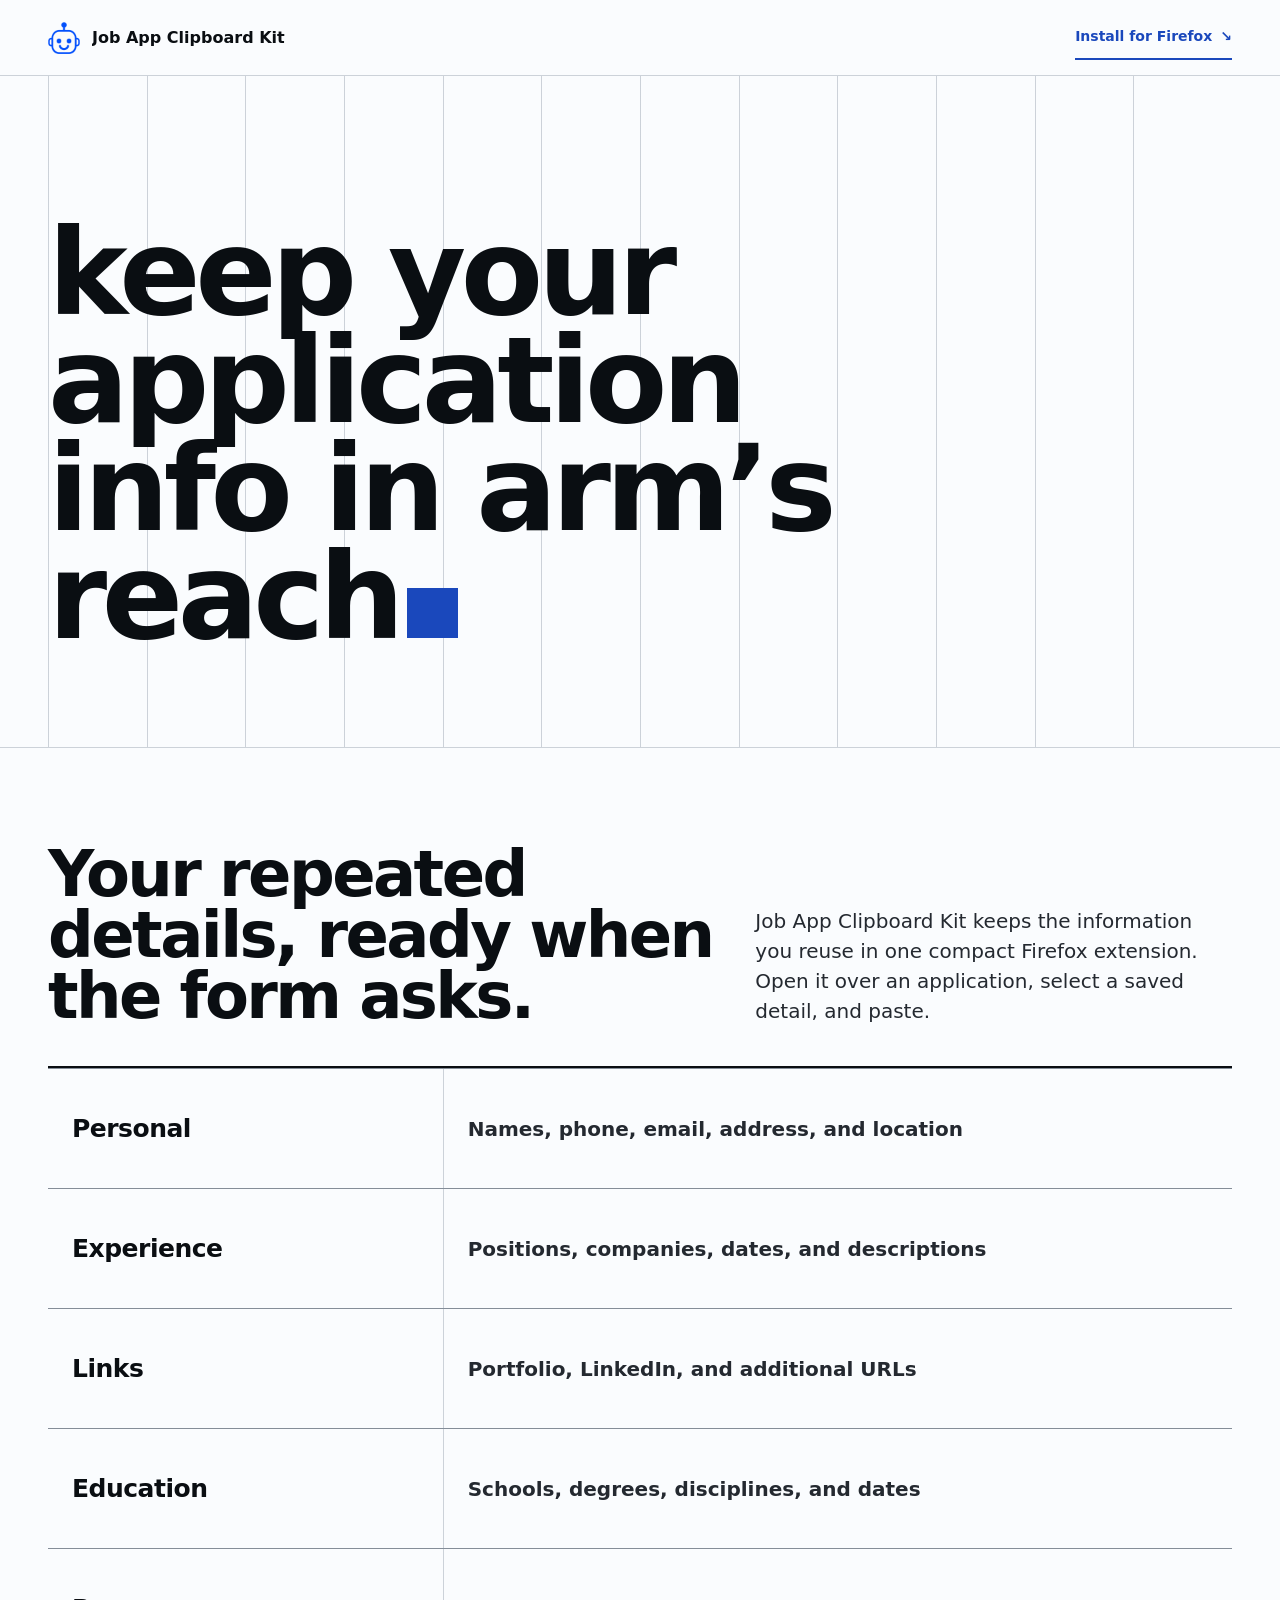
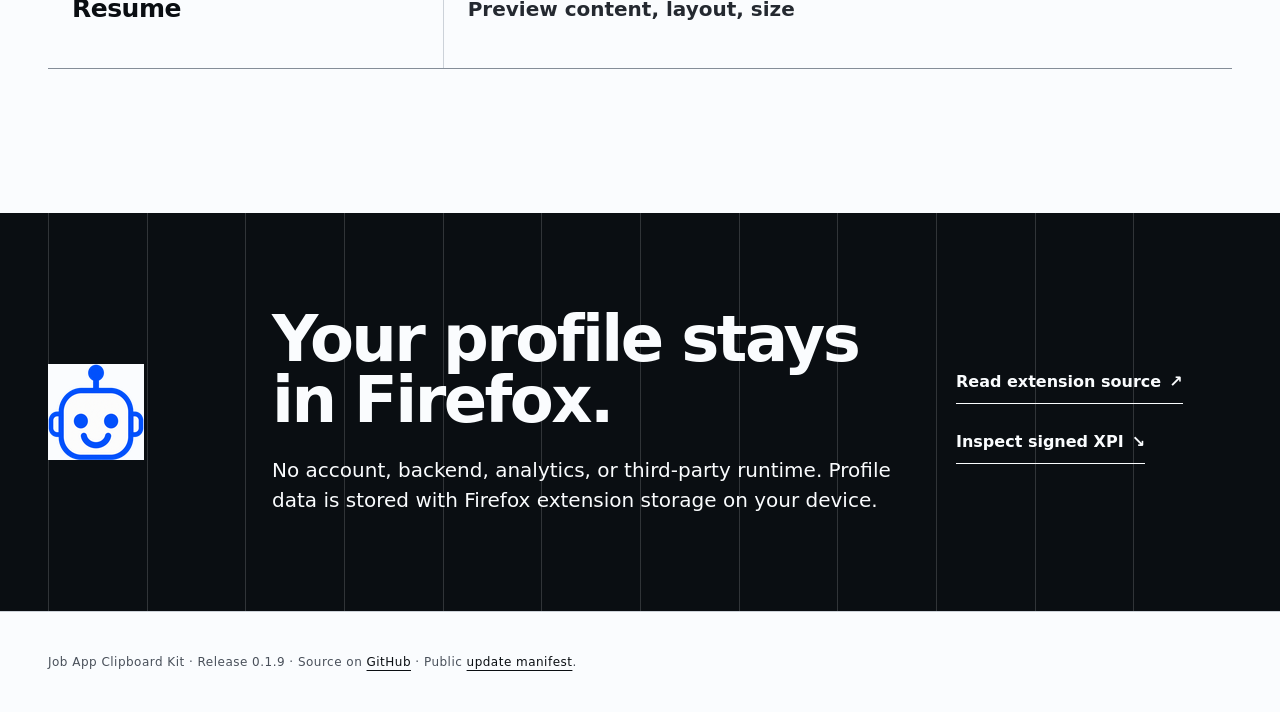
<file: website/index.html>
<!doctype html>
<html lang="en">
  <head>
    <meta charset="utf-8">
    <meta name="viewport" content="width=device-width, initial-scale=1, viewport-fit=cover">
    <meta name="description" content="Job App Clipboard Kit keeps frequently used job application details one click away in Firefox.">
    <title>Job App Clipboard Kit</title>
    <link rel="icon" href="assets/robot.png" type="image/png">
    <link rel="stylesheet" href="styles.css">
  </head>
  <body>
    <header class="nav-edge">
      <a class="wordmark" href="#top" aria-label="Job App Clipboard Kit home">
        <img src="assets/robot.png" width="32" height="32" alt="">
        <span>Job App Clipboard Kit</span>
      </a>
      <a class="nav-install" href="releases/job-app-clipboard-kit-0.1.9.xpi">Install for Firefox <span aria-hidden="true">↘</span></a>
    </header>

    <main id="top">
      <section class="opening" aria-labelledby="page-title">
        <div class="rails" aria-hidden="true"></div>
        <h1 id="page-title">keep your application info in arm’s reach<span class="period" aria-hidden="true"></span></h1>
      </section>

      <section class="product-index" aria-labelledby="product-index-title">
        <header class="index-heading">
          <h2 id="product-index-title">Your repeated details, ready when the form asks.</h2>
          <p>Job App Clipboard Kit keeps the information you reuse in one compact Firefox extension. Open it over an application, select a saved detail, and paste.</p>
        </header>

        <dl class="field-list">
          <div class="field-row">
            <dt>Personal</dt>
            <dd>Names, phone, email, address, and location</dd>
          </div>
          <div class="field-row">
            <dt>Experience</dt>
            <dd>Positions, companies, dates, and descriptions</dd>
          </div>
          <div class="field-row">
            <dt>Links</dt>
            <dd>Portfolio, LinkedIn, and additional URLs</dd>
          </div>
          <div class="field-row">
            <dt>Education</dt>
            <dd>Schools, degrees, disciplines, and dates</dd>
          </div>
          <div class="field-row">
            <dt>Resume</dt>
            <dd>Preview content, layout, size</dd>
          </div>
        </dl>

      </section>

      <section class="trust-plate" id="privacy" aria-labelledby="privacy-title">
        <div class="plate-rails" aria-hidden="true"></div>
        <img src="assets/robot.png" width="96" height="96" alt="Samson, the Job App Clipboard Kit robot">
        <div>
          <h2 id="privacy-title">Your profile stays in Firefox.</h2>
          <p>No account, backend, analytics, or third-party runtime. Profile data is stored with Firefox extension storage on your device.</p>
        </div>
        <div class="trust-links">
          <a href="https://github.com/chuongCode/Job-App-Clipboard-Kit/tree/main/extension">Read extension source <span aria-hidden="true">↗</span></a>
          <a href="releases/job-app-clipboard-kit-0.1.9.xpi">Inspect signed XPI <span aria-hidden="true">↘</span></a>
        </div>
      </section>
    </main>

    <footer class="foot-dense">
      <p>Job App Clipboard Kit · Release 0.1.9 · Source on <a href="https://github.com/chuongCode/Job-App-Clipboard-Kit">GitHub</a> · Public <a href="updates.json">update manifest</a>.</p>
    </footer>
  </body>
</html>
</file>
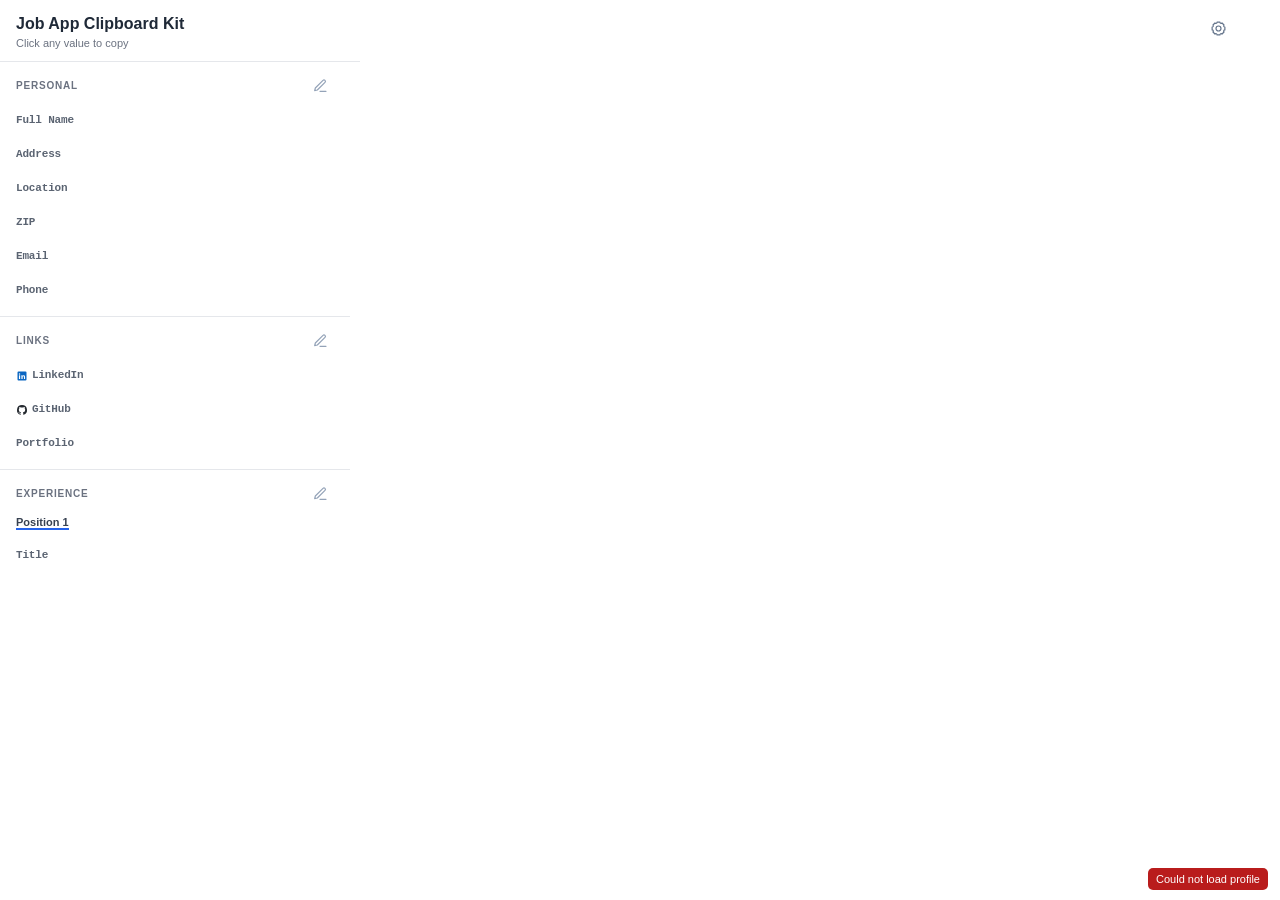
<file: extension/popup.html>
<!doctype html>
<html lang="en">
  <head>
    <meta charset="utf-8">
    <meta name="viewport" content="width=device-width, initial-scale=1">
    <title>Job App Clipboard Kit</title>
    <link rel="stylesheet" href="popup.css">
  </head>
  <body>
    <header class="app-header">
      <div>
        <h1>Job App Clipboard Kit</h1>
        <p id="mode-hint">Click any value to copy</p>
      </div>
      <button id="settings-button" class="settings-button" type="button" title="Open settings" aria-label="Open settings">
        <svg viewBox="0 0 24 24" aria-hidden="true">
          <path d="M12 15.5a3.5 3.5 0 1 0 0-7 3.5 3.5 0 0 0 0 7Z"></path>
          <path d="M19.4 15a1.7 1.7 0 0 0 .34 1.88l.06.06-2.83 2.83-.06-.06a1.7 1.7 0 0 0-1.88-.34 1.7 1.7 0 0 0-1.03 1.56V21h-4v-.08a1.7 1.7 0 0 0-1.03-1.56 1.7 1.7 0 0 0-1.88.34l-.06.06-2.83-2.83.06-.06A1.7 1.7 0 0 0 4.6 15 1.7 1.7 0 0 0 3.08 14H3v-4h.08A1.7 1.7 0 0 0 4.6 9a1.7 1.7 0 0 0-.34-1.88l-.06-.06 2.83-2.83.06.06A1.7 1.7 0 0 0 8.97 4.6 1.7 1.7 0 0 0 10 3.08V3h4v.08a1.7 1.7 0 0 0 1.03 1.56 1.7 1.7 0 0 0 1.88-.34l.06-.06 2.83 2.83-.06.06A1.7 1.7 0 0 0 19.4 9 1.7 1.7 0 0 0 20.92 10H21v4h-.08A1.7 1.7 0 0 0 19.4 15Z"></path>
        </svg>
      </button>
    </header>

    <section id="resume-preview-view" class="resume-preview-view" aria-label="Resume preview" hidden>
      <div id="resume-preview-body" class="resume-preview-body">
        <div id="resume-preview-page" class="resume-preview-page">
          <canvas id="resume-preview-canvas" class="resume-preview-canvas" role="img" aria-label="Resume PDF page 1"></canvas>
          <div id="resume-preview-text" class="resume-preview-text" aria-label="Selectable resume text"></div>
        </div>
        <p id="resume-preview-error" class="resume-preview-error" hidden>Could not load the resume preview.</p>
      </div>
    </section>

    <main id="profile" aria-live="polite">
      <div id="profile-sections"></div>
      <section id="resume-section" class="section resume-section" aria-labelledby="resume-title">
        <div class="section-heading resume-heading">
          <h2 id="resume-title" class="section-title">Resume/CV</h2>
          <button id="resume-preview-button" class="secondary-button compact-button" type="button" hidden>Preview</button>
        </div>
        <label id="resume-upload-area" class="resume-upload-area" for="resume-file">
          <span class="resume-upload-icon" aria-hidden="true">
            <svg viewBox="0 0 24 24">
              <path d="M7 3h7l4 4v14H7V3Z"></path>
              <path d="M14 3v5h5M9.5 14.5h5M12 12v5"></path>
            </svg>
          </span>
          <span class="resume-upload-copy">
            <strong id="resume-upload-title">Upload resume PDF</strong>
            <span id="resume-upload-detail">Choose a PDF or drop it here</span>
          </span>
        </label>
        <input id="resume-file" type="file" accept="application/pdf,.pdf" hidden>
      </section>
    </main>

    <div id="status" class="status" role="status" aria-live="polite"></div>
    <dialog id="settings-dialog" class="settings-dialog" aria-labelledby="settings-title">
      <form method="dialog">
        <div class="settings-dialog-heading">
          <h2 id="settings-title">Settings</h2>
          <button class="dialog-close-button" type="submit" value="cancel" aria-label="Close settings">×</button>
        </div>
        <div class="settings-options">
          <label class="settings-option" for="dark-mode-toggle">
            <span class="settings-option-copy">
              <h3>Dark mode</h3>
              <p>Use a darker palette throughout the clipboard panel.</p>
            </span>
            <span class="toggle-switch">
              <input id="dark-mode-toggle" type="checkbox" role="switch">
              <span class="toggle-track" aria-hidden="true"></span>
            </span>
          </label>
          <div class="settings-option">
            <div class="settings-option-copy">
              <h3>Export profile</h3>
              <p>Download the currently saved profile as a JSON backup.</p>
            </div>
            <button id="export-button" class="secondary-button" type="button">Export</button>
          </div>
          <div class="settings-option">
            <div class="settings-option-copy">
              <h3>Import profile</h3>
              <p>Choose a JSON backup to replace the saved profile.</p>
            </div>
            <button id="import-button" class="primary-button" type="button">Import</button>
          </div>
        </div>
        <input id="import-file" type="file" accept="application/json,.json" hidden>
      </form>
    </dialog>
    <script src="popup.js"></script>
  </body>
</html>
</file>
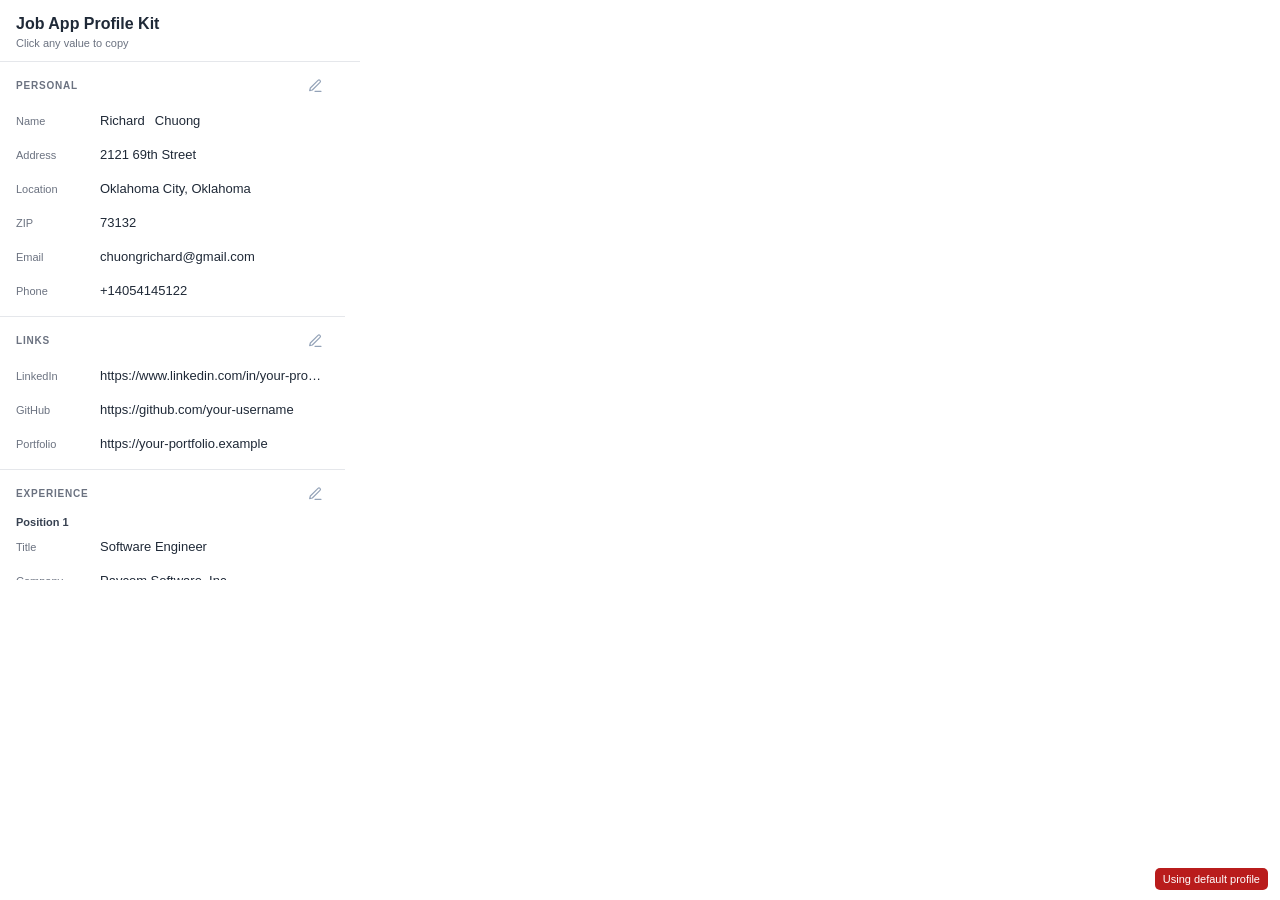
<file: job-app-info/popup.html>
<!doctype html>
<html lang="en">
  <head>
    <meta charset="utf-8">
    <meta name="viewport" content="width=device-width, initial-scale=1">
    <title>Job App Info</title>
    <link rel="stylesheet" href="popup.css">
  </head>
  <body>
    <header class="app-header">
      <div>
        <h1>Job App Profile Kit</h1>
        <p id="mode-hint">Click any value to copy</p>
      </div>
    </header>

    <main id="profile" aria-live="polite"></main>

    <div id="status" class="status" role="status" aria-live="polite"></div>
    <script src="popup.js"></script>
  </body>
</html>
</file>
<file: website/styles.css>
/* Hallmark · genre: editorial · macrostructure: Marquee Hero · theme: Grid · tone: utilitarian · anchor hue: ultramarine · enrichment: field index · nav: N9 · footer: Ft4 */
/* Hallmark · pre-emit critique: P5 H5 E4 S5 R5 V5 · gates 34, 40–58: pass */
@import url("tokens.css");

*, *::before, *::after { box-sizing: border-box; }
html, body { overflow-x: clip; }
html { scroll-behavior: smooth; }
body {
  margin: 0;
  color: var(--color-ink);
  background: var(--color-paper);
  font-family: var(--font-body);
  font-size: var(--text-base);
  line-height: 1.5;
}
::selection { color: var(--color-ink); background: var(--color-selection); }
img { display: block; max-width: 100%; }
a {
  color: inherit;
  font: inherit;
  text-decoration-thickness: var(--rule-hairline);
  text-underline-offset: var(--space-2xs);
  -webkit-tap-highlight-color: transparent;
}
a[aria-disabled="true"] { cursor: not-allowed; opacity: 0.5; pointer-events: none; }
a[aria-busy="true"] { cursor: progress; }
:focus-visible { outline: var(--rule-heavy) solid var(--color-focus); outline-offset: var(--space-2xs); }
h1, h2, p, dl, dd { margin: 0; }
h1, h2 {
  min-width: 0;
  overflow-wrap: anywhere;
  font-family: var(--font-display);
}

.nav-edge, .opening, .product-index, .foot-dense {
  width: min(100%, var(--page-max));
  margin-inline: auto;
  padding-inline: var(--page-gutter);
}
.nav-edge {
  display: flex;
  min-height: 4.75rem;
  align-items: center;
  justify-content: space-between;
  gap: var(--space-md);
  border-block-end: var(--rule-hairline) solid var(--color-rule);
}
.wordmark, .nav-install, .trust-links a {
  min-height: var(--touch-target);
  display: inline-flex;
  align-items: center;
  white-space: nowrap;
  text-decoration: none;
}
.wordmark { min-width: 0; gap: var(--space-sm); font-weight: 700; }
.wordmark img { flex: 0 0 auto; }
.wordmark span { overflow: hidden; text-overflow: ellipsis; }
.nav-install {
  gap: var(--space-xs);
  border-block-end: var(--rule-heavy) solid var(--color-accent);
  color: var(--color-accent);
  font-size: var(--text-sm);
  font-weight: 700;
}
main { border-block-end: var(--rule-hairline) solid var(--color-rule); }

.opening {
  position: relative;
  display: grid;
  min-height: 38rem;
  grid-template-columns: repeat(12, minmax(0, 1fr));
  align-items: end;
  padding-block: var(--space-2xl) var(--space-3xl);
  border-block-end: var(--rule-hairline) solid var(--color-rule);
}
.rails, .plate-rails {
  position: absolute;
  inset: 0 var(--page-gutter);
  pointer-events: none;
  background-image: repeating-linear-gradient(
    to right,
    var(--color-rule) 0,
    var(--color-rule) var(--rule-hairline),
    transparent var(--rule-hairline),
    transparent calc(100% / 12)
  );
}
.opening h1 {
  position: relative;
  z-index: 1;
  grid-column: 1 / 11;
  max-width: 11ch;
  font-size: var(--text-display);
  font-weight: 800;
  letter-spacing: -0.045em;
  line-height: 0.9;
  text-transform: lowercase;
}
.period {
  display: inline-block;
  width: 0.42em;
  height: 0.42em;
  margin-inline-start: var(--space-xs);
  background: var(--color-accent);
}

.product-index { padding-block: var(--space-3xl) var(--space-4xl); }
.index-heading {
  display: grid;
  grid-template-columns: minmax(0, 7fr) minmax(0, 5fr);
  gap: var(--space-xl);
  align-items: end;
  padding-block-end: var(--space-xl);
  border-block-end: var(--rule-heavy) solid var(--color-ink);
}
.index-heading h2 {
  max-width: 16ch;
  font-size: clamp(2.4rem, 5vw, 4.75rem);
  font-weight: 800;
  letter-spacing: -0.04em;
  line-height: 0.95;
}
.index-heading p { max-width: 48ch; color: var(--color-ink-2); font-size: var(--text-md); }
.field-list { border-block-end: var(--rule-hairline) solid var(--color-rule-strong); }
.field-row {
  display: grid;
  grid-template-columns: minmax(0, 4fr) minmax(0, 8fr);
  min-height: 7.5rem;
  border-block-start: var(--rule-hairline) solid var(--color-rule-strong);
}
.field-row > * {
  min-width: 0;
  display: flex;
  align-items: center;
  padding: var(--space-lg);
  overflow-wrap: anywhere;
}
.field-row > * + * { border-inline-start: var(--rule-hairline) solid var(--color-rule); }
.field-row dt { font-size: var(--text-lg); font-weight: 800; letter-spacing: -0.02em; }
.field-row dd { color: var(--color-ink-2); font-size: var(--text-md); font-weight: 600; }
.trust-links a { gap: var(--space-xs); font-weight: 700; }

.trust-plate {
  position: relative;
  display: grid;
  grid-template-columns: minmax(0, 2fr) minmax(0, 7fr) minmax(0, 3fr);
  gap: var(--space-xl);
  align-items: center;
  padding: var(--space-3xl) max(var(--page-gutter), calc((100% - var(--page-max)) / 2 + var(--page-gutter)));
  overflow: clip;
  color: var(--color-paper);
  background: var(--color-ink);
}
.plate-rails {
  inset-inline: max(var(--page-gutter), calc((100% - var(--page-max)) / 2 + var(--page-gutter)));
  background-image: repeating-linear-gradient(
    to right,
    color-mix(in oklab, var(--color-paper) 16%, transparent) 0,
    color-mix(in oklab, var(--color-paper) 16%, transparent) var(--rule-hairline),
    transparent var(--rule-hairline),
    transparent calc(100% / 12)
  );
}
.trust-plate > *:not(.plate-rails) { position: relative; z-index: 1; }
.trust-plate img { width: 6rem; height: 6rem; background: var(--color-paper); }
.trust-plate h2 {
  max-width: 14ch;
  font-size: clamp(2.4rem, 5vw, 4.75rem);
  font-weight: 800;
  letter-spacing: -0.04em;
  line-height: 0.95;
}
.trust-plate p { max-width: 56ch; margin-block-start: var(--space-lg); font-size: var(--text-md); }
.trust-links { display: flex; align-items: flex-start; flex-direction: column; gap: var(--space-md); }
.trust-links a { border-block-end: var(--rule-hairline) solid currentColor; }

.foot-dense {
  padding-block: var(--space-xl);
  color: var(--color-muted);
  font-size: var(--text-xs);
  font-weight: 500;
  letter-spacing: 0.04em;
  line-height: 1.7;
}
.foot-dense p { max-width: none; }
.foot-dense a { color: var(--color-ink); white-space: nowrap; }

@media (hover: hover) and (pointer: fine) {
  .nav-install:hover, .trust-links a:hover, .foot-dense a:hover { color: var(--color-accent); }
}
.wordmark:active, .nav-install:active, .trust-links a:active, .foot-dense a:active {
  transform: translateY(var(--space-3xs));
}

@media (min-width: 40rem) {
  .opening { min-height: 42rem; }
  .foot-dense p { white-space: nowrap; }
}
@media (max-width: 59.99rem) {
  .trust-plate { grid-template-columns: minmax(0, 1fr); }
  .trust-plate img { width: 4.5rem; height: 4.5rem; }
}
@media (max-width: 39.99rem) {
  .nav-edge { min-height: 4.25rem; }
  .wordmark span { display: none; }
  .opening { min-height: auto; padding-block: var(--space-xl) var(--space-2xl); }
  .opening h1 { grid-column: 1 / -1; font-size: clamp(3rem, 16vw, 4.6rem); }
  .product-index { padding-block: var(--space-2xl) var(--space-3xl); }
  .index-heading { grid-template-columns: minmax(0, 1fr); }
  .index-heading h2, .trust-plate h2 { font-size: var(--text-2xl); }
  .index-heading p, .trust-plate p { font-size: var(--text-base); }
  .field-row { grid-template-columns: minmax(0, 1fr); padding-block: var(--space-md); }
  .field-row > * { padding: var(--space-sm) var(--space-md); }
  .field-row > * + * { border-inline-start: 0; }
  .field-row dd { font-size: var(--text-base); }
  .trust-plate { padding-block: var(--space-2xl); }
}
@media (prefers-reduced-motion: reduce) {
  html { scroll-behavior: auto; }
  *, *::before, *::after { animation: none !important; transition-duration: var(--dur-micro) !important; }
}
</file>
<file: extension/popup.css>
:root {
  color-scheme: light;
  --interaction-blue: #1d4ed8;
  --interaction-blue-dark: #1e40af;
  --interaction-blue-soft: #eff6ff;
  --interaction-blue-flash: #dbeafe;
  --experience-divider: #2563eb;
  --education-divider: #dc2626;
  font-family: -apple-system, BlinkMacSystemFont, "Segoe UI", sans-serif;
  color: #1f2937;
  background: #fff;
}

::selection {
  color: var(--interaction-blue-dark);
  background: var(--interaction-blue-flash);
}

* {
  box-sizing: border-box;
}

body {
  width: 360px;
  max-width: 100vw;
  height: 580px;
  max-height: 100vh;
  margin: 0;
  display: flex;
  flex-direction: column;
  background: #fff;
  font-size: 13px;
}

.resume-preview-mode body {
  width: 100vw;
  height: 100vh;
  max-width: none;
  max-height: none;
  background: #111827;
}

.resume-preview-mode { background: #111827; }

.resume-preview-mode .app-header,
.resume-preview-mode #profile,
.resume-preview-mode #status,
.resume-preview-mode #settings-dialog {
  display: none;
}

.resume-preview-view {
  display: grid;
  width: 100%;
  height: 100%;
  overflow: hidden;
  place-items: center;
  background: #111827;
}

.resume-preview-view[hidden] { display: none; }

.resume-preview-body {
  display: contents;
}

.resume-preview-view.has-multiple-pages {
  display: block;
  overflow-x: hidden;
  overflow-y: auto;
  scrollbar-color: #94a3b8 transparent;
  scrollbar-width: thin;
  background: #111827;
}

.resume-preview-view.has-multiple-pages .resume-preview-body {
  display: flex;
  min-height: 100%;
  flex-direction: column;
  align-items: center;
  gap: 14px;
  padding-bottom: 14px;
}

.resume-preview-canvas {
  display: block;
  width: 100%;
  height: 100%;
  background: #fff;
}

.resume-preview-page {
  position: relative;
  overflow: hidden;
  border-radius: 9px;
  background: #fff;
  box-shadow: 0 16px 42px rgb(2 6 23 / 28%);
}

.resume-preview-text {
  position: absolute;
  inset: 0;
  overflow: clip;
  color: transparent;
  line-height: 1;
  text-align: initial;
  text-size-adjust: none;
  transform-origin: 0 0;
}

.resume-preview-text :is(span, br) {
  position: absolute;
  color: transparent;
  cursor: text;
  white-space: pre;
  transform-origin: 0 0;
  user-select: text;
}

.resume-preview-text > :not(.markedContent),
.resume-preview-text .markedContent span:not(.markedContent) {
  --font-height: 0;
  --scale-x: 1;
  --rotate: 0deg;
  --text-scale-factor: calc(var(--total-scale-factor) * var(--min-font-size));
  --min-font-size-inv: calc(1 / var(--min-font-size));
  z-index: 1;
  font-size: calc(var(--text-scale-factor) * var(--font-height));
  transform: rotate(var(--rotate)) scaleX(var(--scale-x)) scale(var(--min-font-size-inv));
}

.resume-preview-text .markedContent { display: contents; }
.resume-preview-text ::selection { color: transparent; background: rgb(37 99 235 / 28%); }
.resume-preview-text .endOfContent {
  position: absolute;
  inset: 100% 0 0;
  display: block;
  cursor: default;
  user-select: none;
}

.resume-preview-error {
  position: absolute;
  inset: 0;
  display: grid;
  margin: 0;
  padding: 24px;
  place-items: center;
  color: #64748b;
  background: #f8fafc;
  font-size: 14px;
  text-align: center;
}

.resume-preview-error[hidden] { display: none; }

button,
input,
textarea {
  font: inherit;
}

.app-header {
  display: flex;
  flex: 0 0 59px;
  align-items: center;
  justify-content: space-between;
  padding: 14px 82px 12px 16px;
  border-bottom: 1px solid #e5e7eb;
}

.app-header h1,
.app-header p {
  user-select: none;
}

.settings-button {
  position: fixed;
  z-index: 2;
  top: 14px;
  right: 48px;
  display: grid;
  width: 28px;
  height: 28px;
  padding: 5px;
  place-items: center;
  border: 0;
  border-radius: 5px;
  color: #64748b;
  background: #fff;
  cursor: pointer;
}

.settings-button svg {
  width: 17px;
  height: 17px;
  fill: none;
  stroke: currentColor;
  stroke-linecap: round;
  stroke-linejoin: round;
  stroke-width: 1.7;
}

.settings-button:hover {
  color: #1f2937;
  background: #f1f5f9;
}

#profile {
  min-height: 0;
  flex: 1;
  overflow-y: auto;
  scrollbar-gutter: stable;
  scrollbar-width: thin;
}

h1 {
  margin: 0;
  font-size: 16px;
  line-height: 1.3;
}

.app-header p {
  margin: 2px 0 0;
  color: #6b7280;
  font-size: 11px;
}

.section-edit-button:focus-visible,
.settings-button:focus-visible,
.dialog-close-button:focus-visible,
.resume-upload-area:focus-within,
.label-copy-target:focus-visible,
.copy-button:focus-visible,
.remove-link-button:focus-visible,
.drag-handle:focus-visible,
.secondary-button:focus-visible,
.primary-button:focus-visible,
.profile-input:focus-visible,
.location-part-input:focus-visible,
.date-year-input:focus-visible,
.date-month-input:focus-visible,
.experience-date-year-input:focus-visible {
  outline: 2px solid #2563eb;
  outline-offset: 1px;
}

.settings-dialog {
  width: calc(100% - 32px);
  max-width: 328px;
  padding: 0;
  border: 1px solid #dbe2ea;
  border-radius: 9px;
  color: #1f2937;
  background: #fff;
  box-shadow: 0 12px 32px rgb(15 23 42 / 24%);
}

.settings-dialog::backdrop {
  background: rgb(15 23 42 / 30%);
}

.settings-dialog form { padding: 16px; }
.settings-dialog-heading { display: flex; align-items: center; justify-content: space-between; gap: 12px; }
.settings-dialog h2 { margin: 0; font-size: 15px; }
.settings-options {
  margin: 12px -16px -16px;
  border-top: 1px solid #e5e7eb;
}

.settings-option {
  display: grid;
  grid-template-columns: minmax(0, 1fr) auto;
  align-items: center;
  gap: 12px;
  padding: 14px 16px;
  border-bottom: 1px solid #e5e7eb;
}

.settings-option:last-child { border-bottom: 0; }
.settings-option h3 { margin: 0; font-size: 13px; }
.settings-option p { margin: 3px 0 0; color: #6b7280; font-size: 11px; line-height: 1.4; }
.settings-option button { min-width: 66px; }
.settings-option[for] { cursor: pointer; }
.toggle-switch { position: relative; display: inline-flex; }
.toggle-switch input { position: absolute; width: 1px; height: 1px; opacity: 0; }
.toggle-track {
  position: relative;
  width: 36px;
  height: 20px;
  border-radius: 999px;
  background: #cbd5e1;
  transition: background-color 150ms ease;
}
.toggle-track::after {
  position: absolute;
  top: 3px;
  left: 3px;
  width: 14px;
  height: 14px;
  border-radius: 50%;
  background: #fff;
  box-shadow: 0 1px 2px rgb(15 23 42 / 25%);
  content: "";
  transition: transform 150ms ease;
}
.toggle-switch input:checked + .toggle-track { background: #2563eb; }
.toggle-switch input:checked + .toggle-track::after { transform: translateX(16px); }
.toggle-switch input:focus-visible + .toggle-track { outline: 2px solid #2563eb; outline-offset: 2px; }
.dialog-close-button {
  display: grid;
  width: 28px;
  height: 28px;
  padding: 0;
  place-items: center;
  border: 0;
  border-radius: 5px;
  color: #64748b;
  background: transparent;
  cursor: pointer;
  font-size: 20px;
  line-height: 1;
}
.dialog-close-button:hover { color: #1f2937; background: #f1f5f9; }

.resume-section {
  padding-top: 12px;
}

.resume-heading {
  min-height: 24px;
  margin-bottom: 6px;
}

.resume-upload-area {
  display: flex;
  min-height: 58px;
  align-items: center;
  gap: 10px;
  margin: 0 6px 4px;
  padding: 9px 10px;
  border: 1px dashed #94a3b8;
  border-radius: 7px;
  background: #f8fafc;
  cursor: pointer;
  transition: border-color 120ms ease, background-color 120ms ease;
}

.resume-upload-area:hover,
.resume-upload-area.is-dragging {
  border-color: var(--interaction-blue);
  background: var(--interaction-blue-soft);
}

.resume-upload-area.has-resume {
  border-style: solid;
  border-color: #bfdbfe;
  background: #f8fbff;
}

.resume-upload-icon {
  display: grid;
  width: 34px;
  height: 34px;
  flex: 0 0 34px;
  place-items: center;
  border-radius: 6px;
  color: #2563eb;
  background: #dbeafe;
}

.resume-upload-icon svg {
  width: 20px;
  height: 20px;
  fill: none;
  stroke: currentColor;
  stroke-linecap: round;
  stroke-linejoin: round;
  stroke-width: 1.7;
}

.resume-upload-copy {
  display: flex;
  min-width: 0;
  flex-direction: column;
  gap: 2px;
}

.resume-upload-copy strong,
.resume-upload-copy span {
  overflow: hidden;
  text-overflow: ellipsis;
  white-space: nowrap;
}

.resume-upload-copy strong { color: #334155; font-size: 12px; }
.resume-upload-copy span { color: #64748b; font-size: 10px; }

.section {
  padding: 10px 10px 8px;
  border-bottom: 1px solid #e5e7eb;
}

#profile > .section:last-child {
  border-bottom: 0;
}

.section-title {
  margin: 0;
  color: #6b7280;
  font-size: 10px;
  font-weight: 700;
  letter-spacing: .08em;
  text-transform: uppercase;
}

.section-heading {
  display: flex;
  min-height: 28px;
  align-items: center;
  justify-content: space-between;
  margin: 0 6px 4px;
}

.section-edit-button {
  display: grid;
  width: 28px;
  height: 28px;
  padding: 5px;
  place-items: center;
  border: 0;
  border-radius: 5px;
  color: #94a3b8;
  background: transparent;
  cursor: pointer;
}

.section-edit-button svg {
  width: 16px;
  height: 16px;
  fill: none;
  stroke: currentColor;
  stroke-linecap: round;
  stroke-linejoin: round;
  stroke-width: 1.8;
}

.section-edit-button:hover {
  color: #2563eb;
  background: #eff6ff;
}

.section-edit-button:disabled {
  opacity: .35;
  pointer-events: none;
}

.position-title {
  display: flex;
  align-items: center;
  gap: 4px;
  margin: 8px 6px 5px;
  padding-bottom: 4px;
  color: #374151;
  font-size: 11px;
  font-weight: 600;
}

.position-title[data-section="experience"] .position-label {
  border-bottom: 2px solid var(--experience-divider);
}

.position-title[data-section="education"] .position-label {
  border-bottom: 2px solid var(--education-divider);
}

.profile-group + .profile-group .position-title {
  padding-top: 8px;
  border-top: 1px solid #f0f1f3;
}

.profile-group {
  position: relative;
  border-radius: 6px;
  transition: opacity 100ms ease;
}

.profile-group.is-dragging {
  opacity: .45;
}

.profile-group.drop-before::before,
.profile-group.drop-after::after {
  position: absolute;
  z-index: 1;
  right: 6px;
  left: 6px;
  height: 2px;
  border-radius: 999px;
  background: var(--interaction-blue);
  content: "";
  pointer-events: none;
}

.profile-group.drop-before::before {
  top: 0;
}

.profile-group.drop-after::after {
  bottom: 0;
}

.drag-handle {
  display: grid;
  width: 18px;
  height: 22px;
  flex: 0 0 18px;
  margin-left: -4px;
  padding: 3px;
  place-items: center;
  border: 0;
  border-radius: 4px;
  color: #94a3b8;
  background: transparent;
  cursor: grab;
}

.drag-handle:hover {
  color: #475569;
  background: #eef2f7;
}

.drag-handle:active {
  cursor: grabbing;
}

.drag-handle-dots {
  width: 10px;
  height: 14px;
  background-image: radial-gradient(circle, currentColor 1.25px, transparent 1.5px);
  background-position: 0 0;
  background-size: 5px 5px;
}

.profile-row {
  display: flex;
  width: 100%;
  align-items: center;
  min-height: 34px;
  padding: 2px 6px;
}

.copy-button {
  display: flex;
  min-width: 0;
  height: 30px;
  flex: 1;
  align-items: center;
  padding: 5px 6px;
  border: 0;
  border-radius: 5px;
  color: inherit;
  background: transparent;
  text-align: left;
  cursor: pointer;
  transition: background-color 100ms ease, color 100ms ease;
}

.copy-button:hover {
  color: var(--interaction-blue);
  background: var(--interaction-blue-soft);
}

.empty-value {
  min-width: 0;
  height: 30px;
  flex: 1;
  padding: 5px 6px;
}

.label-copy-target {
  display: inline-block;
  margin: -2px -3px;
  padding: 2px 3px;
  border-radius: 4px;
  color: inherit;
  cursor: pointer;
  transition: background-color 100ms ease, color 100ms ease;
}

.label-copy-target:hover {
  color: var(--interaction-blue);
  background: var(--interaction-blue-soft);
}

.label-copy-target:active,
.label-copy-target.copied {
  color: var(--interaction-blue);
  background: var(--interaction-blue-flash);
}

.copy-button:active,
.copy-button.copied {
  color: var(--interaction-blue);
  background: var(--interaction-blue-flash);
}

.date-range {
  display: flex;
  min-width: 0;
  height: 30px;
  flex: 1;
  align-items: center;
  gap: 3px;
  padding: 2px;
}

.name-parts {
  display: flex;
  min-width: 0;
  height: 30px;
  flex: 1;
  align-items: center;
  gap: 0;
  padding: 2px 2px 2px 6px;
}

.location-parts {
  display: flex;
  min-width: 0;
  height: 30px;
  flex: 1;
  align-items: center;
  gap: 0;
  padding: 2px 2px 2px 6px;
}

.date-part.location-city {
  max-width: 58%;
  flex: 0 1 auto;
  padding-right: 0;
  padding-left: 0;
  overflow: hidden;
  text-overflow: ellipsis;
  white-space: nowrap;
}

.date-part.location-full {
  min-width: 0;
  height: 26px;
  flex: 1;
  padding-left: .25em;
  overflow: hidden;
  text-align: left;
  text-overflow: ellipsis;
  white-space: nowrap;
}

.date-part.location-full:first-child {
  padding-left: 0;
}

.date-part.name-part {
  min-width: 0;
  padding-right: 0;
  padding-left: 0;
  overflow: hidden;
  text-overflow: ellipsis;
  white-space: nowrap;
}

.name-part + .name-part {
  margin-left: .25em;
}

.date-part {
  padding: 3px 4px;
  border: 0;
  border-radius: 4px;
  color: inherit;
  background: transparent;
  cursor: pointer;
  transition: background-color 100ms ease, color 100ms ease;
}

.date-part:hover {
  color: var(--interaction-blue);
  background: var(--interaction-blue-soft);
}

.location-parts:has(.location-full:hover),
.location-parts:has(.location-full:focus-visible),
.location-parts:has(.location-full:active),
.location-parts:has(.location-full.copied) {
  color: var(--interaction-blue);
  background: var(--interaction-blue-soft);
  border-radius: 5px;
}

.location-parts:has(.location-full:hover) .date-part,
.location-parts:has(.location-full:focus-visible) .date-part,
.location-parts:has(.location-full:active) .date-part,
.location-parts:has(.location-full.copied) .date-part {
  color: inherit;
  background: transparent;
}

.date-part:active,
.date-part.copied {
  color: var(--interaction-blue);
  background: var(--interaction-blue-flash);
}

.date-part:focus-visible {
  outline: 2px solid #2563eb;
  outline-offset: 1px;
}

.date-separator {
  color: #9ca3af;
}

.copy-button.copied,
.date-part.copied,
.label-copy-target.copied {
  animation: copy-flash 560ms cubic-bezier(.4, 0, .2, 1) forwards;
}

@keyframes copy-flash {
  0% {
    color: var(--interaction-blue);
    background: var(--interaction-blue-flash);
  }

  100% {
    color: var(--interaction-blue);
    background: var(--interaction-blue-soft);
  }
}

.row-label {
  display: flex;
  flex: 0 0 78px;
  align-items: center;
  gap: 4px;
  color: #5b6472;
  font-family: ui-monospace, "SFMono-Regular", Menlo, Consolas, "Liberation Mono", monospace;
  font-size: 11px;
  font-weight: 600;
  letter-spacing: -.015em;
  line-height: 1.25;
}

.brand-icon {
  width: 12px;
  height: 12px;
  flex: 0 0 12px;
  fill: currentColor;
}

.brand-icon-linkedin {
  color: #0a66c2;
}

.brand-icon-github {
  color: #24292f;
}

.label-copy-target.brand-label {
  display: inline-flex;
  align-items: center;
  gap: 4px;
}

.row-value {
  min-width: 0;
  flex: 1;
  overflow: hidden;
  text-overflow: ellipsis;
  white-space: nowrap;
}

.edit-row {
  display: grid;
  grid-template-columns: 78px 1fr;
  align-items: center;
  height: 34px;
  padding: 2px 6px;
}

.profile-input {
  width: 100%;
  height: 30px;
  min-width: 0;
  padding: 4px 7px;
  border: 1px solid #d1d5db;
  border-radius: 5px;
  color: inherit;
  background: #fff;
  line-height: 1.35;
  overflow-y: auto;
  resize: none;
  scrollbar-width: thin;
}

.location-edit-fields {
  display: grid;
  min-width: 0;
  grid-template-columns: minmax(0, 1fr) 72px;
  gap: 5px;
}

.location-part-input {
  width: 100%;
  height: 30px;
  min-width: 0;
  padding: 4px 7px;
  border: 1px solid #d1d5db;
  border-radius: 5px;
  color: inherit;
  background: #fff;
}

.removable-label {
  display: flex;
  width: 78px;
  align-items: center;
  justify-content: space-between;
  padding-right: 5px;
}

.removable-label .row-label {
  min-width: 0;
  flex: 1;
}

.remove-link-button {
  display: grid;
  width: 18px;
  height: 18px;
  flex: 0 0 18px;
  padding: 0;
  place-items: center;
  border: 0;
  border-radius: 50%;
  color: #94a3b8;
  background: transparent;
  cursor: pointer;
  line-height: 1;
}

.remove-link-button:hover {
  color: #b91c1c;
  background: #fef2f2;
}

.remove-link-button:active {
  color: #991b1b;
  background: #fee2e2;
}

.date-edit-range {
  display: flex;
  align-items: center;
  gap: 6px;
}

.experience-date-edit-range {
  display: grid;
  min-width: 0;
  grid-template-columns: minmax(0, 1fr) auto minmax(0, 1fr);
  align-items: center;
  gap: 3px;
}

.experience-date-half {
  display: grid;
  min-width: 0;
  grid-template-columns: minmax(0, 1fr) 48px;
  gap: 3px;
}

.date-month-input,
.experience-date-year-input {
  width: 100%;
  height: 30px;
  min-width: 0;
  padding: 5px 4px;
  border: 1px solid #d1d5db;
  border-radius: 5px;
  color: inherit;
  background: #fff;
}

.experience-date-year-input {
  text-align: center;
}

.date-month-input:invalid {
  color: #9ca3af;
}

.date-month-input option {
  color: #1f2937;
}

.name-edit-fields {
  display: grid;
  min-width: 0;
  grid-template-columns: 1fr 1fr;
  gap: 6px;
}

.name-part-input {
  width: 100%;
  height: 30px;
  min-width: 0;
  padding: 5px 7px;
  border: 1px solid #d1d5db;
  border-radius: 5px;
  color: inherit;
  background: #fff;
}

.name-part-input:focus-visible {
  border-color: #2563eb;
  outline: 2px solid #bfdbfe;
  outline-offset: 0;
}

.location-part-input:focus-visible {
  border-color: #2563eb;
  outline: 2px solid #bfdbfe;
  outline-offset: 0;
}

.profile-input[aria-invalid="true"],
.date-year-input[aria-invalid="true"] {
  border-color: #dc2626;
  background: #fef2f2;
}

.date-year-input {
  width: 58px;
  height: 30px;
  padding: 5px 7px;
  border: 1px solid #d1d5db;
  border-radius: 5px;
  color: inherit;
  background: #fff;
  text-align: center;
}

.section-actions {
  display: flex;
  gap: 5px;
}

.secondary-button,
.primary-button {
  padding: 6px 12px;
  border: 1px solid #d1d5db;
  border-radius: 5px;
  cursor: pointer;
}

.secondary-button {
  color: #374151;
  background: #fff;
}

.primary-button {
  border-color: #2563eb;
  color: #fff;
  background: #2563eb;
}

.secondary-button:hover {
  background: #f3f4f6;
}

.primary-button:hover {
  background: #1d4ed8;
}

.compact-button {
  padding: 4px 8px;
  font-size: 11px;
}

.status {
  position: fixed;
  right: 12px;
  bottom: 10px;
  padding: 5px 8px;
  border-radius: 5px;
  color: #fff;
  background: #1f2937;
  font-size: 11px;
  opacity: 0;
  pointer-events: none;
  transition: opacity 100ms ease;
}

.status.visible {
  opacity: 1;
}

.status.error {
  background: #b91c1c;
}

@media (prefers-reduced-motion: reduce) {
  .status,
  .copy-button,
  .date-part,
  .label-copy-target {
    transition: none;
  }

  .copy-button.copied,
  .date-part.copied,
  .label-copy-target.copied {
    animation: none;
  }
}

:root.dark-mode {
  color-scheme: dark;
  --interaction-blue: #93c5fd;
  --interaction-blue-dark: #bfdbfe;
  --interaction-blue-soft: #172554;
  --interaction-blue-flash: #1e3a8a;
  color: #e5e7eb;
  background: #111827;
}

.dark-mode body,
.dark-mode .settings-button,
.dark-mode .settings-dialog {
  color: #e5e7eb;
  background: #111827;
}

.dark-mode .resume-upload-area {
  border-color: #475569;
  background: #182235;
}
.dark-mode .resume-upload-area:hover,
.dark-mode .resume-upload-area.is-dragging { border-color: #93c5fd; background: #172554; }
.dark-mode .resume-upload-area.has-resume { border-color: #1d4ed8; background: #14213a; }
.dark-mode .resume-upload-icon { color: #bfdbfe; background: #1e3a8a; }
.dark-mode .resume-upload-copy strong { color: #e2e8f0; }
.dark-mode .resume-upload-copy span { color: #94a3b8; }

.dark-mode .app-header,
.dark-mode .section,
.dark-mode .settings-options,
.dark-mode .settings-option {
  border-color: #334155;
}

.dark-mode .app-header p,
.dark-mode .section-title,
.dark-mode .settings-option p {
  color: #94a3b8;
}

.dark-mode .row-label {
  color: #cbd5e1;
}

.dark-mode .brand-icon-linkedin { color: #70b5f9; }
.dark-mode .brand-icon-github { color: #f0f6fc; }

.dark-mode .settings-button,
.dark-mode .dialog-close-button,
.dark-mode .section-edit-button,
.dark-mode .remove-link-button {
  color: #94a3b8;
}

.dark-mode .settings-button:hover,
.dark-mode .dialog-close-button:hover {
  color: #f8fafc;
  background: #1e293b;
}

.dark-mode .settings-dialog {
  border-color: #475569;
  box-shadow: 0 12px 32px rgb(0 0 0 / 48%);
}

.dark-mode .settings-dialog::backdrop { background: rgb(2 6 23 / 55%); }
.dark-mode .toggle-track { background: #475569; }
.dark-mode .position-title { color: #cbd5e1; }
.dark-mode .profile-group + .profile-group .position-title { border-color: #273449; }
.dark-mode .drag-handle { color: #64748b; }
.dark-mode .drag-handle:hover { color: #cbd5e1; background: #273449; }
.dark-mode .date-separator { color: #64748b; }

.dark-mode .profile-input,
.dark-mode .date-month-input,
.dark-mode .experience-date-year-input,
.dark-mode .name-part-input,
.dark-mode .location-part-input,
.dark-mode .date-year-input,
.dark-mode .secondary-button {
  border-color: #475569;
  color: #e5e7eb;
  background: #1e293b;
}

.dark-mode .date-month-input option { color: #e5e7eb; }
.dark-mode .secondary-button { color: #e2e8f0; }
.dark-mode .secondary-button:hover { background: #334155; }
.dark-mode .section-edit-button:hover { color: #93c5fd; background: #172554; }
.dark-mode .remove-link-button:hover { color: #fca5a5; background: #450a0a; }
.dark-mode .remove-link-button:active { color: #fecaca; background: #7f1d1d; }

.dark-mode .profile-input[aria-invalid="true"],
.dark-mode .date-year-input[aria-invalid="true"] {
  border-color: #f87171;
  background: #450a0a;
}

.dark-mode .status { color: #0f172a; background: #e2e8f0; }
.dark-mode .status.error { color: #fff; background: #b91c1c; }
</file>
<file: job-app-info/popup.css>
:root {
  color-scheme: light;
  --interaction-blue: #1d4ed8;
  --interaction-blue-dark: #1e40af;
  --interaction-blue-soft: #eff6ff;
  --interaction-blue-flash: #dbeafe;
  font-family: -apple-system, BlinkMacSystemFont, "Segoe UI", sans-serif;
  color: #1f2937;
  background: #fff;
}

::selection {
  color: var(--interaction-blue-dark);
  background: var(--interaction-blue-flash);
}

* {
  box-sizing: border-box;
}

body {
  width: 360px;
  max-width: 100vw;
  height: 580px;
  max-height: 100vh;
  margin: 0;
  display: flex;
  flex-direction: column;
  background: #fff;
  font-size: 13px;
}

button,
input,
textarea {
  font: inherit;
}

.app-header {
  display: flex;
  flex: 0 0 59px;
  align-items: center;
  justify-content: space-between;
  padding: 14px 16px 12px;
  border-bottom: 1px solid #e5e7eb;
}

#profile {
  min-height: 0;
  flex: 1;
  overflow-y: auto;
  scrollbar-gutter: stable;
}

h1 {
  margin: 0;
  font-size: 16px;
  line-height: 1.3;
}

.app-header p {
  margin: 2px 0 0;
  color: #6b7280;
  font-size: 11px;
}

.section-edit-button:focus-visible,
.label-copy-target:focus-visible,
.copy-button:focus-visible,
.remove-link-button:focus-visible,
.secondary-button:focus-visible,
.primary-button:focus-visible,
.profile-input:focus-visible,
.date-year-input:focus-visible {
  outline: 2px solid #2563eb;
  outline-offset: 1px;
}

.section {
  padding: 10px 10px 8px;
  border-bottom: 1px solid #e5e7eb;
}

.section:last-child {
  border-bottom: 0;
}

.section-title {
  margin: 0;
  color: #6b7280;
  font-size: 10px;
  font-weight: 700;
  letter-spacing: .08em;
  text-transform: uppercase;
}

.section-heading {
  display: flex;
  min-height: 28px;
  align-items: center;
  justify-content: space-between;
  margin: 0 6px 4px;
}

.section-edit-button {
  display: grid;
  width: 28px;
  height: 28px;
  padding: 5px;
  place-items: center;
  border: 0;
  border-radius: 5px;
  color: #94a3b8;
  background: transparent;
  cursor: pointer;
}

.section-edit-button svg {
  width: 16px;
  height: 16px;
  fill: none;
  stroke: currentColor;
  stroke-linecap: round;
  stroke-linejoin: round;
  stroke-width: 1.8;
}

.section-edit-button:hover {
  color: #2563eb;
  background: #eff6ff;
}

.section-edit-button:disabled {
  opacity: .35;
  pointer-events: none;
}

.position-title {
  margin: 8px 6px 2px;
  color: #374151;
  font-size: 11px;
  font-weight: 600;
}

.position-title:not(:first-of-type) {
  padding-top: 8px;
  border-top: 1px solid #f0f1f3;
}

.profile-row {
  display: flex;
  width: 100%;
  align-items: center;
  min-height: 34px;
  padding: 2px 6px;
}

.copy-button {
  display: flex;
  min-width: 0;
  height: 30px;
  flex: 1;
  align-items: center;
  padding: 5px 6px;
  border: 0;
  border-radius: 5px;
  color: inherit;
  background: transparent;
  text-align: left;
  cursor: pointer;
  transition: background-color 100ms ease, color 100ms ease;
}

.copy-button:hover {
  color: var(--interaction-blue);
  background: var(--interaction-blue-soft);
}

.empty-value {
  min-width: 0;
  height: 30px;
  flex: 1;
  padding: 5px 6px;
}

.label-copy-target {
  display: inline-block;
  margin: -2px -3px;
  padding: 2px 3px;
  border-radius: 4px;
  color: inherit;
  cursor: pointer;
  transition: background-color 100ms ease, color 100ms ease;
}

.label-copy-target:hover {
  color: var(--interaction-blue);
  background: var(--interaction-blue-soft);
}

.label-copy-target:active,
.label-copy-target.copied {
  color: var(--interaction-blue);
  background: var(--interaction-blue-flash);
}

.copy-button:active,
.copy-button.copied {
  color: var(--interaction-blue);
  background: var(--interaction-blue-flash);
}

.date-range {
  display: flex;
  min-width: 0;
  height: 30px;
  flex: 1;
  align-items: center;
  gap: 3px;
  padding: 2px;
}

.name-parts {
  display: flex;
  min-width: 0;
  height: 30px;
  flex: 1;
  align-items: center;
  gap: 2px;
  padding: 2px;
}

.name-part {
  min-width: 0;
  overflow: hidden;
  text-overflow: ellipsis;
  white-space: nowrap;
}

.date-part {
  padding: 3px 4px;
  border: 0;
  border-radius: 4px;
  color: inherit;
  background: transparent;
  cursor: pointer;
  transition: background-color 100ms ease, color 100ms ease;
}

.date-part:hover {
  color: var(--interaction-blue);
  background: var(--interaction-blue-soft);
}

.date-part:active,
.date-part.copied {
  color: var(--interaction-blue);
  background: var(--interaction-blue-flash);
}

.date-part:focus-visible {
  outline: 2px solid #2563eb;
  outline-offset: 1px;
}

.date-separator {
  color: #9ca3af;
}

.copy-button.copied,
.date-part.copied,
.label-copy-target.copied {
  animation: copy-flash 560ms cubic-bezier(.4, 0, .2, 1) forwards;
}

@keyframes copy-flash {
  0% {
    color: var(--interaction-blue);
    background: var(--interaction-blue-flash);
  }

  100% {
    color: var(--interaction-blue);
    background: var(--interaction-blue-soft);
  }
}

.row-label {
  flex: 0 0 78px;
  color: #6b7280;
  font-size: 11px;
}

.row-value {
  min-width: 0;
  flex: 1;
  overflow: hidden;
  text-overflow: ellipsis;
  white-space: nowrap;
}

.edit-row {
  display: grid;
  grid-template-columns: 78px 1fr;
  align-items: center;
  height: 34px;
  padding: 2px 6px;
}

.profile-input {
  width: 100%;
  height: 30px;
  min-width: 0;
  padding: 4px 7px;
  border: 1px solid #d1d5db;
  border-radius: 5px;
  color: inherit;
  background: #fff;
  line-height: 1.35;
  overflow-y: auto;
  resize: none;
}

.removable-label {
  display: flex;
  width: 78px;
  align-items: center;
  justify-content: space-between;
  padding-right: 5px;
}

.removable-label .row-label {
  min-width: 0;
  flex: 1;
}

.remove-link-button {
  display: grid;
  width: 18px;
  height: 18px;
  flex: 0 0 18px;
  padding: 0;
  place-items: center;
  border: 0;
  border-radius: 50%;
  color: #94a3b8;
  background: transparent;
  cursor: pointer;
  line-height: 1;
}

.remove-link-button:hover {
  color: #b91c1c;
  background: #fef2f2;
}

.remove-link-button:active {
  color: #991b1b;
  background: #fee2e2;
}

.date-edit-range {
  display: flex;
  align-items: center;
  gap: 6px;
}

.name-edit-fields {
  display: grid;
  min-width: 0;
  grid-template-columns: 1fr 1fr;
  gap: 6px;
}

.name-part-input {
  width: 100%;
  height: 30px;
  min-width: 0;
  padding: 5px 7px;
  border: 1px solid #d1d5db;
  border-radius: 5px;
  color: inherit;
  background: #fff;
}

.name-part-input:focus-visible {
  border-color: #2563eb;
  outline: 2px solid #bfdbfe;
  outline-offset: 0;
}

.date-year-input {
  width: 58px;
  height: 30px;
  padding: 5px 7px;
  border: 1px solid #d1d5db;
  border-radius: 5px;
  color: inherit;
  background: #fff;
  text-align: center;
}

.section-actions {
  display: flex;
  gap: 5px;
}

.secondary-button,
.primary-button {
  padding: 6px 12px;
  border: 1px solid #d1d5db;
  border-radius: 5px;
  cursor: pointer;
}

.secondary-button {
  color: #374151;
  background: #fff;
}

.primary-button {
  border-color: #2563eb;
  color: #fff;
  background: #2563eb;
}

.secondary-button:hover {
  background: #f3f4f6;
}

.primary-button:hover {
  background: #1d4ed8;
}

.compact-button {
  padding: 4px 8px;
  font-size: 11px;
}

.status {
  position: fixed;
  right: 12px;
  bottom: 10px;
  padding: 5px 8px;
  border-radius: 5px;
  color: #fff;
  background: #1f2937;
  font-size: 11px;
  opacity: 0;
  pointer-events: none;
  transition: opacity 100ms ease;
}

.status.visible {
  opacity: 1;
}

.status.error {
  background: #b91c1c;
}

@media (prefers-reduced-motion: reduce) {
  .status,
  .copy-button,
  .date-part,
  .label-copy-target {
    transition: none;
  }

  .copy-button.copied,
  .date-part.copied,
  .label-copy-target.copied {
    animation: none;
  }
}
</file>
